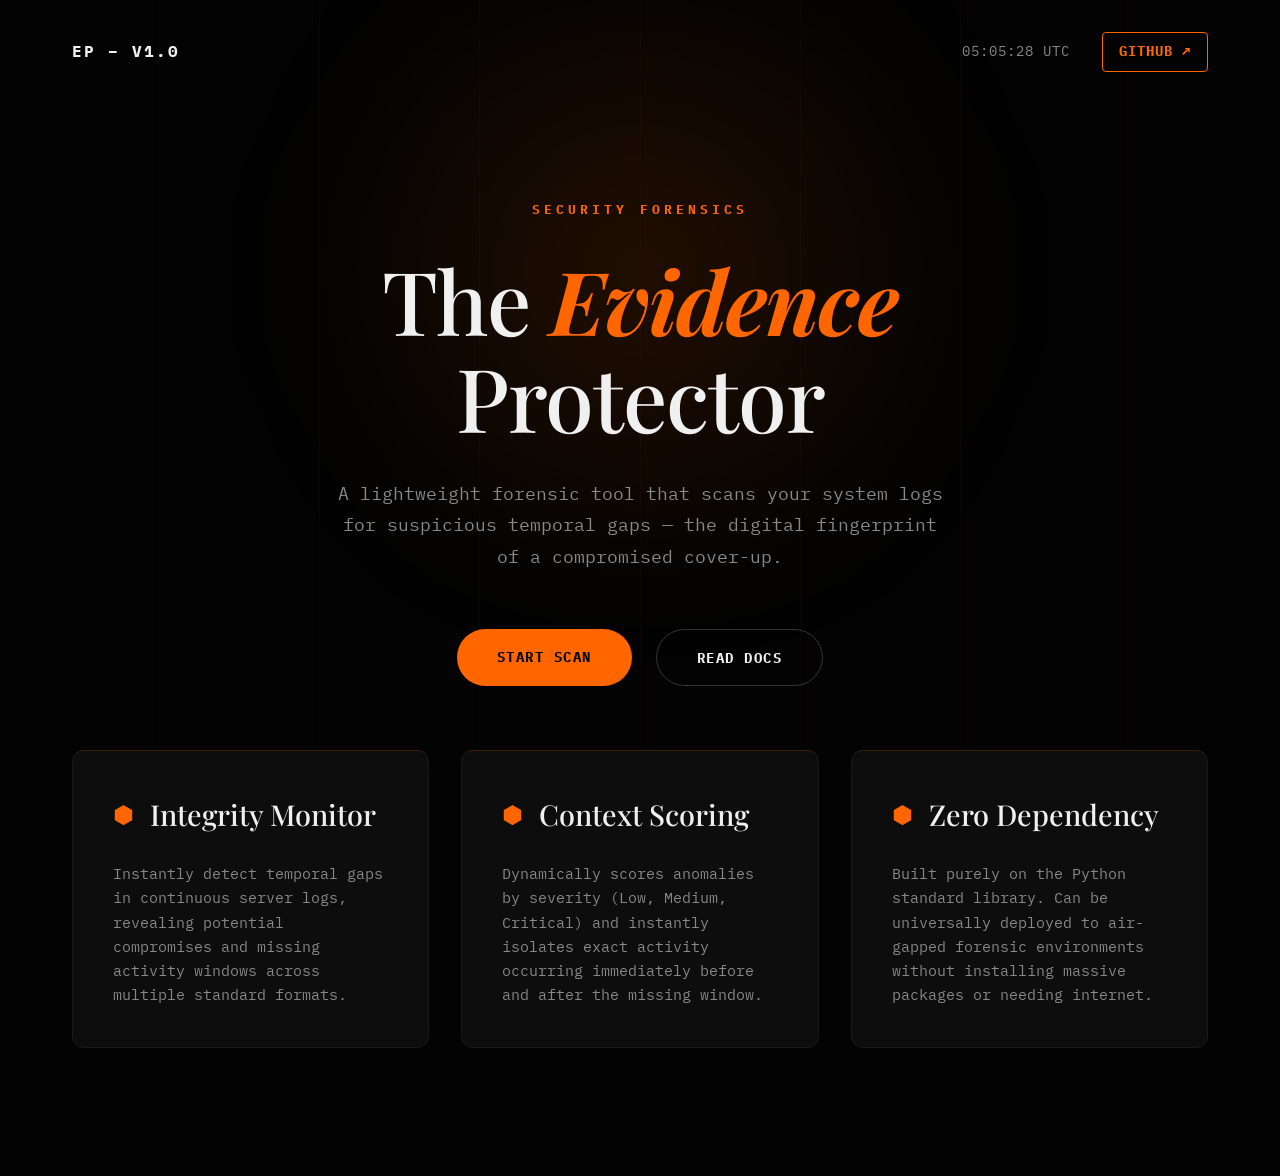
<file: frontend/index.html>
<!DOCTYPE html>
<html lang="en">
<head>
    <meta charset="UTF-8">
    <meta name="viewport" content="width=device-width, initial-scale=1.0">
    <title>The Evidence Protector</title>
    <link rel="stylesheet" href="style.css">
    <link rel="preconnect" href="https://fonts.googleapis.com">
    <link rel="preconnect" href="https://fonts.gstatic.com" crossorigin>
    <link href="https://fonts.googleapis.com/css2?family=Playfair+Display:ital,wght@0,400..900;1,400..900&family=IBM+Plex+Mono:ital,wght@0,400;0,700;1,400;1,700&display=swap" rel="stylesheet">
</head>
<body>
    <div class="grid-overlay">
        <!-- Kept the grid for texture, but altered opacity for depth -->
        <div class="grid-line"></div>
        <div class="grid-line"></div>
        <div class="grid-line"></div>
        <div class="grid-line"></div>
        <div class="grid-line"></div>
        <div class="grid-line"></div>
        <div class="grid-line"></div>
    </div>
    
    <div class="glow-bg"></div>

    <div class="page-wrapper">
        <nav class="navbar">
            <div class="logo">EP &ndash; V1.0</div>
            <div class="nav-right">
                <span class="hero-time" id="clock">11:06:20 IST</span>
                <a href="https://github.com" target="_blank" class="btn-sign-in">GITHUB &nearr;</a>
            </div>
        </nav>

        <main>
            <section class="hero-section">
                <div class="hero-label-center">SECURITY FORENSICS</div>
                
                <h1 class="hero-title">
                    The <span class="highlight">Evidence</span><br>
                    Protector
                </h1>
                
                <p class="hero-desc">
                    A lightweight forensic tool that scans your system logs<br>
                    for suspicious temporal gaps &mdash; the digital fingerprint<br>
                    of a compromised cover-up.
                </p>
                
                <div class="hero-actions">
                    <a href="http://localhost:5000" class="btn-primary">START SCAN</a>
                    <a href="#" class="btn-secondary">READ DOCS</a>
                </div>
            </section>

            <section class="features-section">
                <div class="feature-card">
                    <div class="feature-header">
                        <span class="feature-icon">&#x2B22;</span>
                        <h2 class="feature-title">Integrity Monitor</h2>
                    </div>
                    <p class="feature-desc">Instantly detect temporal gaps in continuous server logs, revealing potential compromises and missing activity windows across multiple standard formats.</p>
                </div>
                
                <div class="feature-card">
                    <div class="feature-header">
                        <span class="feature-icon">&#x2B22;</span>
                        <h2 class="feature-title">Context Scoring</h2>
                    </div>
                    <p class="feature-desc">Dynamically scores anomalies by severity (Low, Medium, Critical) and instantly isolates exact activity occurring immediately before and after the missing window.</p>
                </div>

                <div class="feature-card">
                    <div class="feature-header">
                        <span class="feature-icon">&#x2B22;</span>
                        <h2 class="feature-title">Zero Dependency</h2>
                    </div>
                    <p class="feature-desc">Built purely on the Python standard library. Can be universally deployed to air-gapped forensic environments without installing massive packages or needing internet.</p>
                </div>
            </section>
        </main>
    </div>

    <script src="script.js"></script>
</body>
</html>
</file>
<file: frontend/style.css>
:root {
    --bg-color: #030303;
    --text-primary: #f0f0f0;
    --text-muted: #888888;
    --accent: #ff6600; 
    --accent-glow: rgba(255, 102, 0, 0.15);
    --grid-color: rgba(255, 102, 0, 0.04);
    --card-bg: rgba(20, 20, 20, 0.6);
    --card-border: rgba(255, 102, 0, 0.2);
}

* {
    margin: 0;
    padding: 0;
    box-sizing: border-box;
}

body {
    background-color: var(--bg-color);
    color: var(--text-primary);
    font-family: 'IBM Plex Mono', monospace;
    overflow-x: hidden;
    line-height: 1.6;
}

/* Background Depth */
.glow-bg {
    position: fixed;
    top: 30%;
    left: 50%;
    transform: translate(-50%, -50%);
    width: 60vw;
    height: 60vh;
    background: radial-gradient(circle, var(--accent-glow) 0%, transparent 70%);
    z-index: 0;
    pointer-events: none;
    filter: blur(80px);
}

.grid-overlay {
    position: fixed;
    top: 0;
    left: 0;
    width: 100vw;
    height: 100vh;
    display: flex;
    justify-content: space-evenly;
    pointer-events: none;
    z-index: 0;
}
.grid-line {
    width: 1px;
    height: 100%;
    background-color: var(--grid-color);
}

.page-wrapper {
    position: relative;
    z-index: 10;
    max-width: 1200px;
    margin: 0 auto;
}

/* Navbar */
.navbar {
    display: flex;
    justify-content: space-between;
    align-items: center;
    padding: 2rem;
}
.logo {
    font-size: 1rem;
    font-weight: 700;
    letter-spacing: 2px;
    color: var(--text-primary);
}
.nav-right {
    display: flex;
    align-items: center;
    gap: 2rem;
}
.hero-time {
    color: var(--text-muted);
    font-size: 0.85rem;
    letter-spacing: 1px;
}
.btn-sign-in {
    background-color: transparent;
    color: var(--accent);
    padding: 0.5rem 1rem;
    text-decoration: none;
    font-size: 0.85rem;
    font-weight: bold;
    letter-spacing: 1px;
    border: 1px solid var(--accent);
    border-radius: 4px;
    transition: all 0.2s ease;
}
.btn-sign-in:hover {
    background-color: var(--accent);
    color: #000;
}

/* Main */
main {
    padding: 0 2rem;
    display: flex;
    flex-direction: column;
    align-items: center;
}

/* Hero Section (CENTERED) */
.hero-section {
    position: relative;
    min-height: 60vh;
    padding-top: 6rem;
    display: flex;
    flex-direction: column;
    align-items: center;
    text-align: center;
}
.hero-label-center {
    color: var(--accent);
    font-size: 0.8rem;
    font-weight: bold;
    letter-spacing: 4px;
    margin-bottom: 2rem;
    text-transform: uppercase;
}

.hero-title {
    font-family: 'Playfair Display', serif;
    font-size: 5.5rem;
    line-height: 1.1;
    font-weight: 500;
    margin-bottom: 2rem;
    letter-spacing: -1px;
}
.hero-title .highlight {
    color: var(--accent);
    font-style: italic;
    font-weight: 700;
}
.hero-desc {
    font-size: 1.1rem;
    color: var(--text-muted);
    max-width: 700px;
    margin-bottom: 3.5rem;
    line-height: 1.8;
}

.hero-actions {
    display: flex;
    gap: 1.5rem;
    justify-content: center;
}
.btn-primary {
    background-color: var(--accent);
    color: #000;
    padding: 1rem 2.5rem;
    text-decoration: none;
    font-size: 0.9rem;
    font-weight: bold;
    letter-spacing: 1.5px;
    border-radius: 30px;
    transition: transform 0.2s ease, box-shadow 0.2s ease;
}
.btn-primary:hover {
    transform: translateY(-2px);
    box-shadow: 0 8px 20px var(--accent-glow);
}
.btn-secondary {
    background-color: transparent;
    color: var(--text-primary);
    padding: 1rem 2.5rem;
    text-decoration: none;
    font-size: 0.9rem;
    font-weight: bold;
    letter-spacing: 1.5px;
    border: 1px solid rgba(255,255,255,0.2);
    border-radius: 30px;
    transition: background-color 0.2s ease, border-color 0.2s ease;
}
.btn-secondary:hover {
    background-color: rgba(255,255,255,0.05);
    border-color: rgba(255,255,255,0.4);
}

/* Features Section (GRID CARDS) */
.features-section {
    padding: 4rem 0 8rem 0;
    width: 100%;
    display: grid;
    grid-template-columns: repeat(auto-fit, minmax(300px, 1fr));
    gap: 2rem;
}
.feature-card {
    background-color: var(--card-bg);
    border: 1px solid rgba(255,255,255,0.05);
    border-top: 1px solid var(--card-border);
    padding: 2.5rem;
    border-radius: 12px;
    backdrop-filter: blur(10px);
    transition: transform 0.3s ease, border-color 0.3s ease;
}
.feature-card:hover {
    transform: translateY(-5px);
    border-top-color: var(--accent);
    background-color: rgba(25, 25, 25, 0.8);
}
.feature-header {
    display: flex;
    align-items: center;
    gap: 1rem;
    margin-bottom: 1.5rem;
}
.feature-icon {
    font-size: 1.5rem;
    color: var(--accent);
}
.feature-title {
    font-family: 'Playfair Display', serif;
    font-size: 1.8rem;
    font-weight: 500;
    color: var(--text-primary);
}
.feature-desc {
    color: var(--text-muted);
    font-size: 0.95rem;
    line-height: 1.6;
}

@media (max-width: 768px) {
    .hero-title {
        font-size: 3.5rem;
    }
    .hero-actions {
        flex-direction: column;
    }
    .navbar {
        flex-direction: column;
        gap: 1.5rem;
    }
}
</file>
